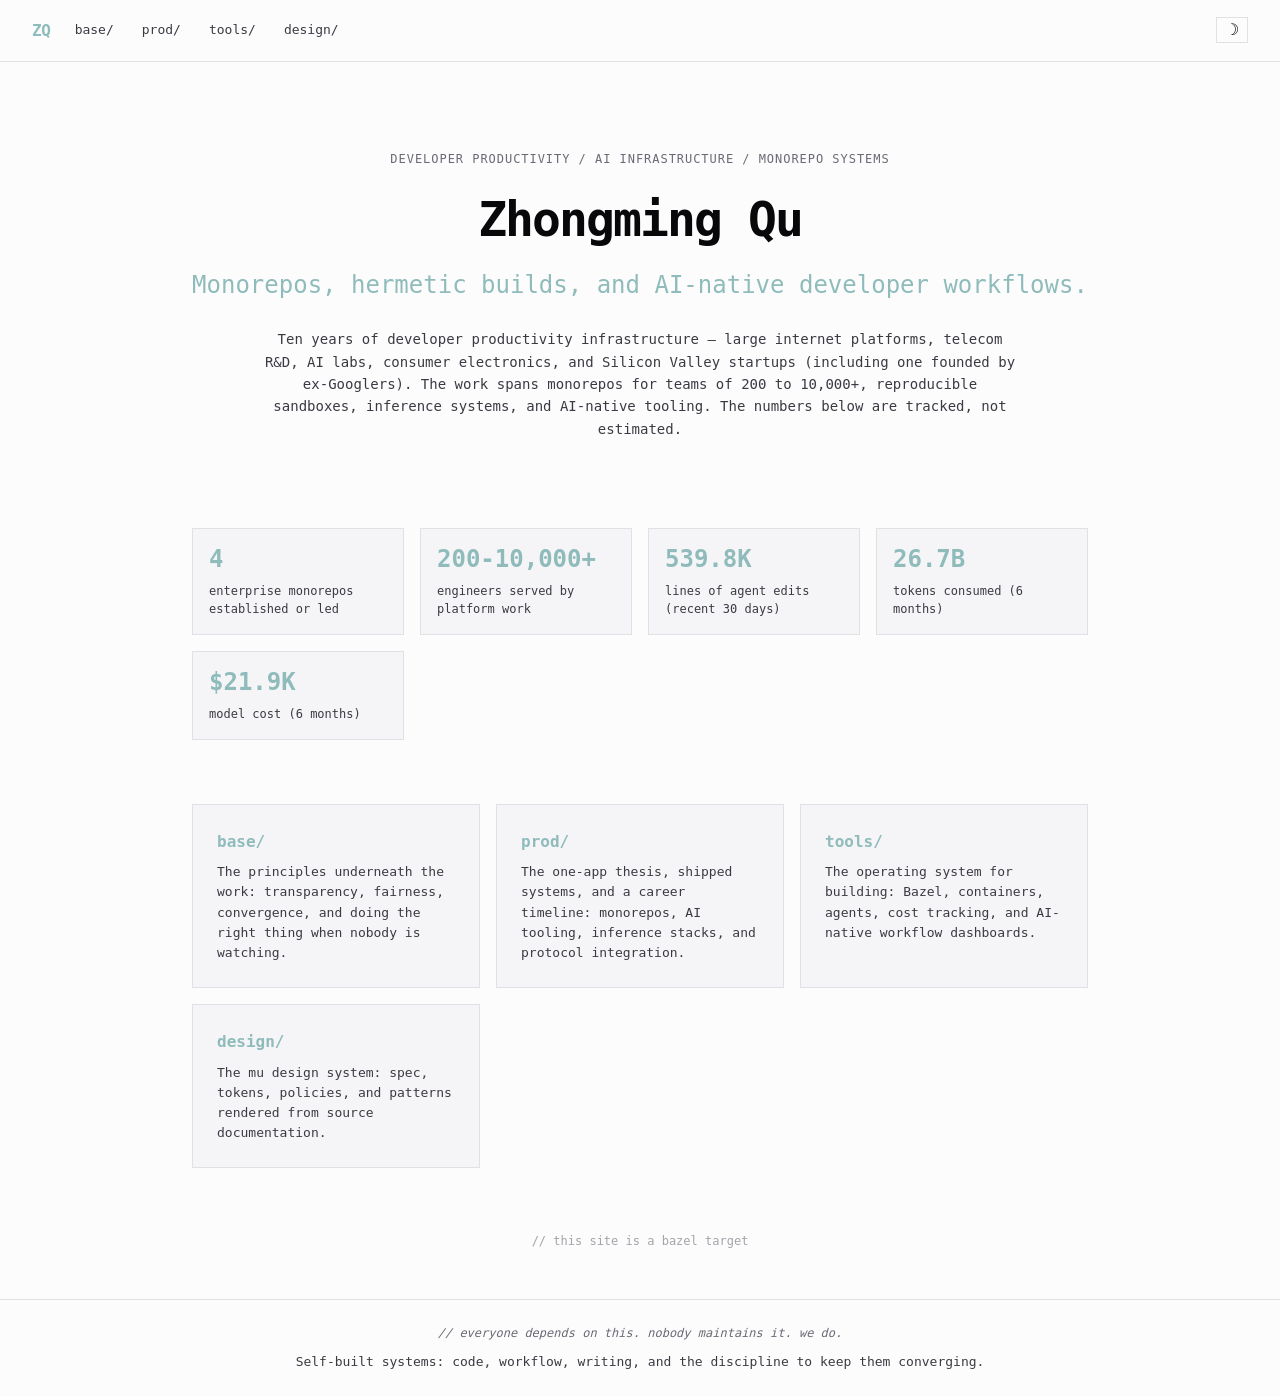
<file: index.html>
<!DOCTYPE html>
<html lang="en" data-beasties-container>
    <head>
        <meta charset="utf-8">
        <title>Zhongming Qu — Self-Built Systems</title>
        <base href="/">
        <meta name="viewport" content="width=device-width, initial-scale=1">
        <meta name="description" content="Zhongming Qu builds developer productivity systems, AI-native workflows, monorepos, Bazel infrastructure, reproducible sandboxes, and inference platforms.">
        <meta name="theme-color" content="#FCFCFD">
        <script>
            (function () {
                var t = localStorage.getItem("me-theme");
                var dark =
                    t === "dark" ||
                    (t !== "light" &&
                        matchMedia("(prefers-color-scheme: dark)").matches);
                document.documentElement.classList.add(dark ? "dark" : "light");
                var meta = document.querySelector('meta[name="theme-color"]');
                if (meta)
                    meta.setAttribute("content", dark ? "#08080A" : "#FCFCFD");
                var q = location.search;
                if (q && q.charAt(1) === "/") {
                    history.replaceState(null, "", q.slice(1) + location.hash);
                }
            })();
        </script>
    <style>:root{--text-primary:var(--n50);--text-secondary:var(--n200);--text-tertiary:var(--n300);--text-brand:var(--brand-primary);--font-mono:"SF Mono", "Cascadia Code", ui-monospace, "DejaVu Sans Mono", monospace;--fs-display:48px;--fs-title1:32px;--fs-title2:24px;--fs-headline:16px;--fs-body:14px;--fs-caption:13px;--fs-micro:12px;--sp-xxs:4px;--sp-xs:8px;--sp-sm:12px;--sp-md:16px;--sp-lg:24px;--sp-xl:32px;--sp-xxl:48px;--sp-xxxl:64px;--opacity-hover:.08;--opacity-pressed:.12;--opacity-subtle:.094;--opacity-medium:.25;--opacity-frost:.85}*,*:before,*:after{box-sizing:border-box;margin:0;padding:0}html{font-family:var(--font-mono);font-size:var(--fs-body);line-height:1.6;color:var(--text-primary);background-color:var(--surface-bg);-webkit-font-smoothing:antialiased;-moz-osx-font-smoothing:grayscale}body{min-height:100dvh;display:flex;flex-direction:column}</style><link rel="stylesheet" href="styles-KEVWCBXZ.css" media="print" onload="this.media='all'"><noscript><link rel="stylesheet" href="styles-KEVWCBXZ.css"></noscript></head>
    <body>
        <me-root></me-root>
    <link rel="modulepreload" href="chunk-QWTZ3TBZ.js"><link rel="modulepreload" href="chunk-GZ7UTLGB.js"><script src="polyfills-5CFQRCPP.js" type="module"></script><script src="main-VKRTN2S5.js" type="module"></script></body>
</html>
</file>
<file: styles-KEVWCBXZ.css>
:root.light{--brand-container: rgba(143,188,187,.094);--brand-on-primary: #fcfcfd;--brand-primary: #8fbcbb;--semantic-error: #bf616a;--semantic-success: #a3be8c;--n50: #08080a;--n100: #1a1a1f;--n200: #3a3a42;--n300: #6a6a75;--n400: #9a9aa5;--n500: #c8c8d0;--n600: #fcfcfd;--surface-bg: #fcfcfd;--surface-border: #e0e0e5;--surface-elevated: #ffffff;--surface-primary: #f5f5f8;--motion-fast: .15s;--easing-standard: cubic-bezier(0, 0, .2, 1);--easing-spring: cubic-bezier(.34, 1.56, .64, 1)}:root.dark{--brand-container: rgba(143,188,187,.094);--brand-on-primary: #08080a;--brand-primary: #8fbcbb;--semantic-error: #bf616a;--semantic-success: #a3be8c;--n50: #c8c8d0;--n100: #9a9aa5;--n200: #6a6a75;--n300: #3a3a42;--n400: #1a1a1f;--n500: #111114;--n600: #08080a;--surface-bg: #08080a;--surface-border: #1a1a1f;--surface-elevated: #111114;--surface-primary: #111114;--motion-fast: .15s;--easing-standard: cubic-bezier(0, 0, .2, 1);--easing-spring: cubic-bezier(.34, 1.56, .64, 1)}:root{--text-primary: var(--n50);--text-secondary: var(--n200);--text-tertiary: var(--n300);--text-brand: var(--brand-primary);--font-mono: "SF Mono", "Cascadia Code", ui-monospace, "DejaVu Sans Mono", monospace;--fs-display: 48px;--fs-title1: 32px;--fs-title2: 24px;--fs-headline: 16px;--fs-body: 14px;--fs-caption: 13px;--fs-micro: 12px;--sp-xxs: 4px;--sp-xs: 8px;--sp-sm: 12px;--sp-md: 16px;--sp-lg: 24px;--sp-xl: 32px;--sp-xxl: 48px;--sp-xxxl: 64px;--opacity-hover: .08;--opacity-pressed: .12;--opacity-subtle: .094;--opacity-medium: .25;--opacity-frost: .85}*,*:before,*:after{box-sizing:border-box;margin:0;padding:0}html{font-family:var(--font-mono);font-size:var(--fs-body);line-height:1.6;color:var(--text-primary);background-color:var(--surface-bg);-webkit-font-smoothing:antialiased;-moz-osx-font-smoothing:grayscale}html.theme-transitioning,html.theme-transitioning *{transition:background-color .3s var(--easing-standard),color .3s var(--easing-standard),border-color .3s var(--easing-standard)}body{min-height:100dvh;display:flex;flex-direction:column}a{color:var(--text-brand);text-decoration:none}a:hover{text-decoration:underline}
</file>
